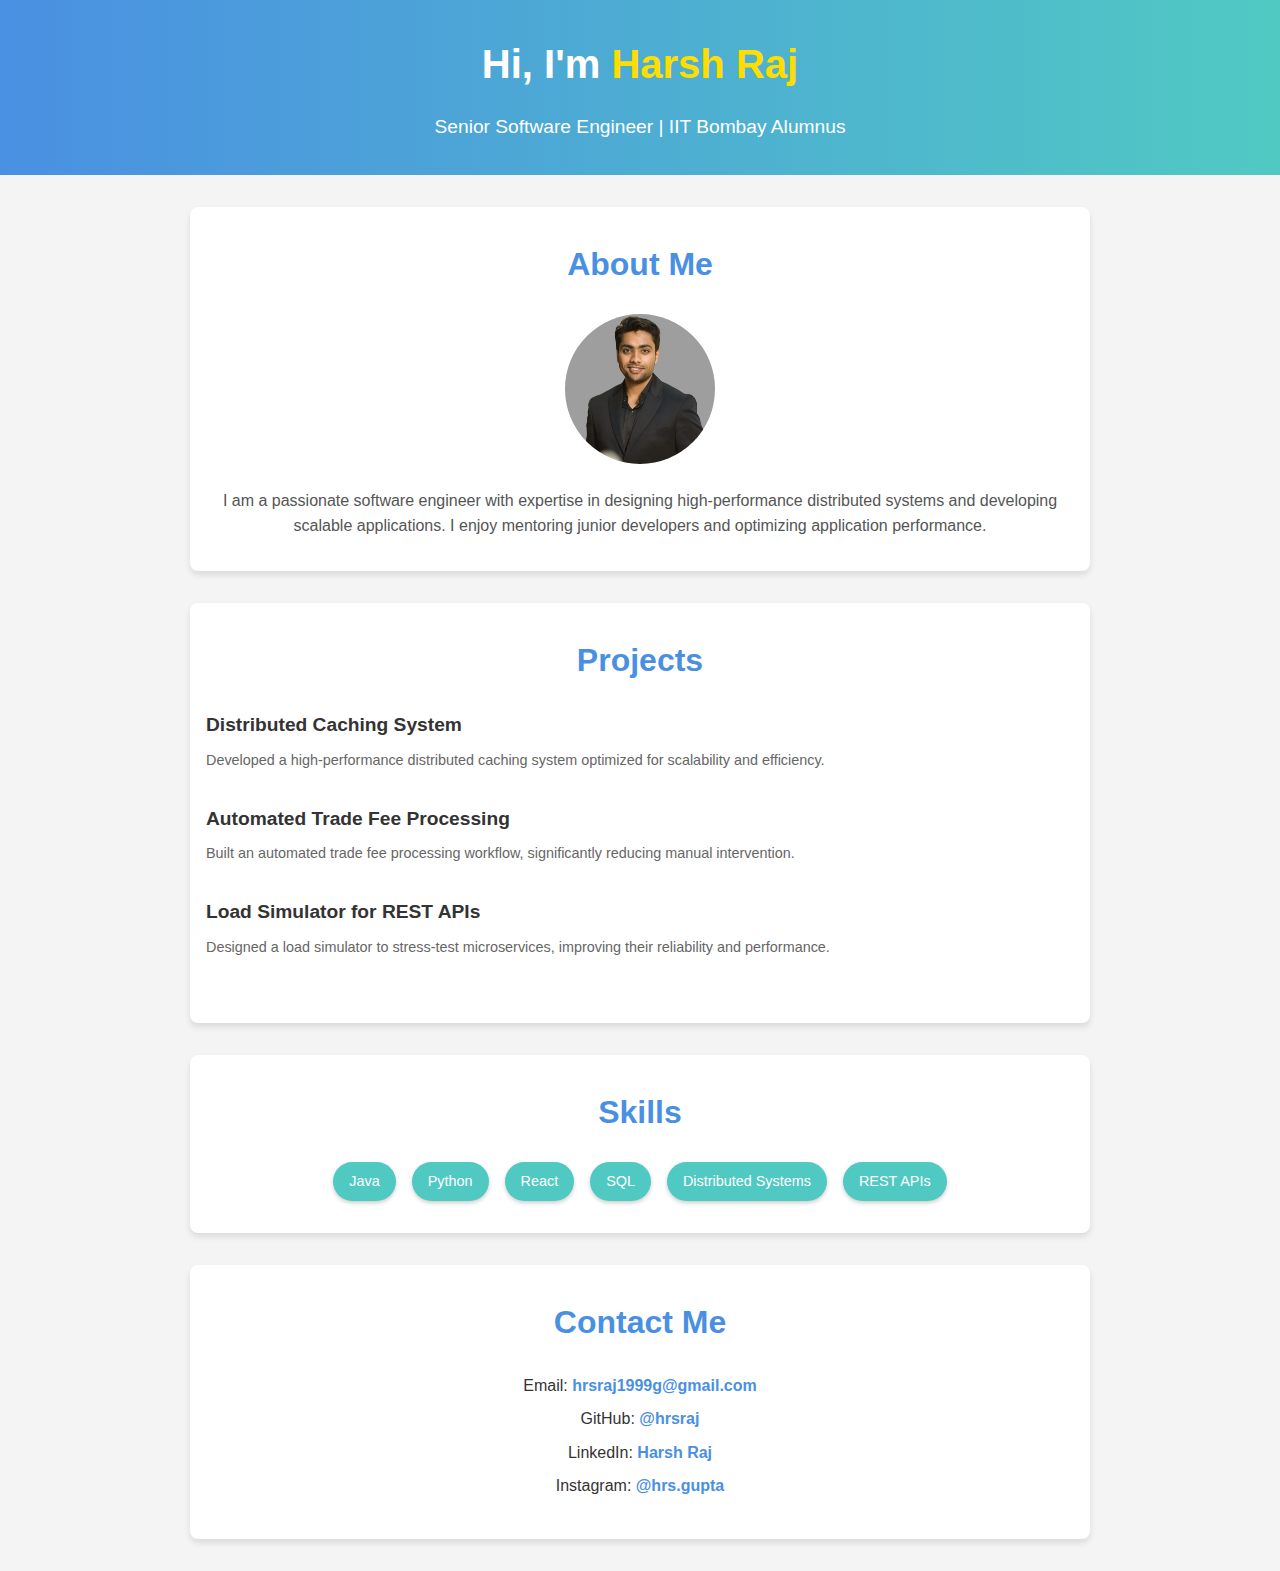
<file: index.html>
<!DOCTYPE html>
<html lang="en">
<head>
  <meta charset="UTF-8">
  <meta name="viewport" content="width=device-width, initial-scale=1.0">
  <title>Harsh Raj Portfolio</title>
  <link rel="stylesheet" href="style.css">
  <link rel="icon" href="assets/favicon.ico" type="image/x-icon">
</head>
<body>
  <header>
    <h1>Hi, I'm <span>Harsh Raj</span></h1>
    <p>Senior Software Engineer | IIT Bombay Alumnus</p>
  </header>

  <section id="about">
    <h2>About Me</h2>
    <img src="assets/profile.jpg" alt="Harsh Raj">
    <p>
      I am a passionate software engineer with expertise in designing high-performance distributed systems and developing scalable applications.
      I enjoy mentoring junior developers and optimizing application performance.
    </p>
  </section>

  <section id="projects">
    <h2>Projects</h2>
    <div class="project">
      <h3>Distributed Caching System</h3>
      <p>
        Developed a high-performance distributed caching system optimized for scalability and efficiency.
      </p>
    </div>
    <div class="project">
      <h3>Automated Trade Fee Processing</h3>
      <p>
        Built an automated trade fee processing workflow, significantly reducing manual intervention.
      </p>
    </div>
    <div class="project">
      <h3>Load Simulator for REST APIs</h3>
      <p>
        Designed a load simulator to stress-test microservices, improving their reliability and performance.
      </p>
    </div>
  </section>

  <section id="skills">
    <h2>Skills</h2>
    <ul>
      <li>Java</li>
      <li>Python</li>
      <li>React</li>
      <li>SQL</li>
      <li>Distributed Systems</li>
      <li>REST APIs</li>
    </ul>
  </section>
  
  <!-- Contact Section -->
  <section id="contact">
    <h2>Contact Me</h2>
    <p>Email: <a href="mailto:hrsraj1999g@gmail.com">hrsraj1999g@gmail.com</a></p>
    <p>GitHub: <a href="https://github.com/hrsraj" target="_blank">@hrsraj</a></p>
    <p>LinkedIn: <a href="https://www.linkedin.com/in/harsh-raj-8539a8172/" target="_blank">Harsh Raj</a></p>
    <p>Instagram: <a href="https://www.instagram.com/hrs.gupta/" target="_blank">@hrs.gupta</a></p>
  </section>
</body>
</html>
</file>
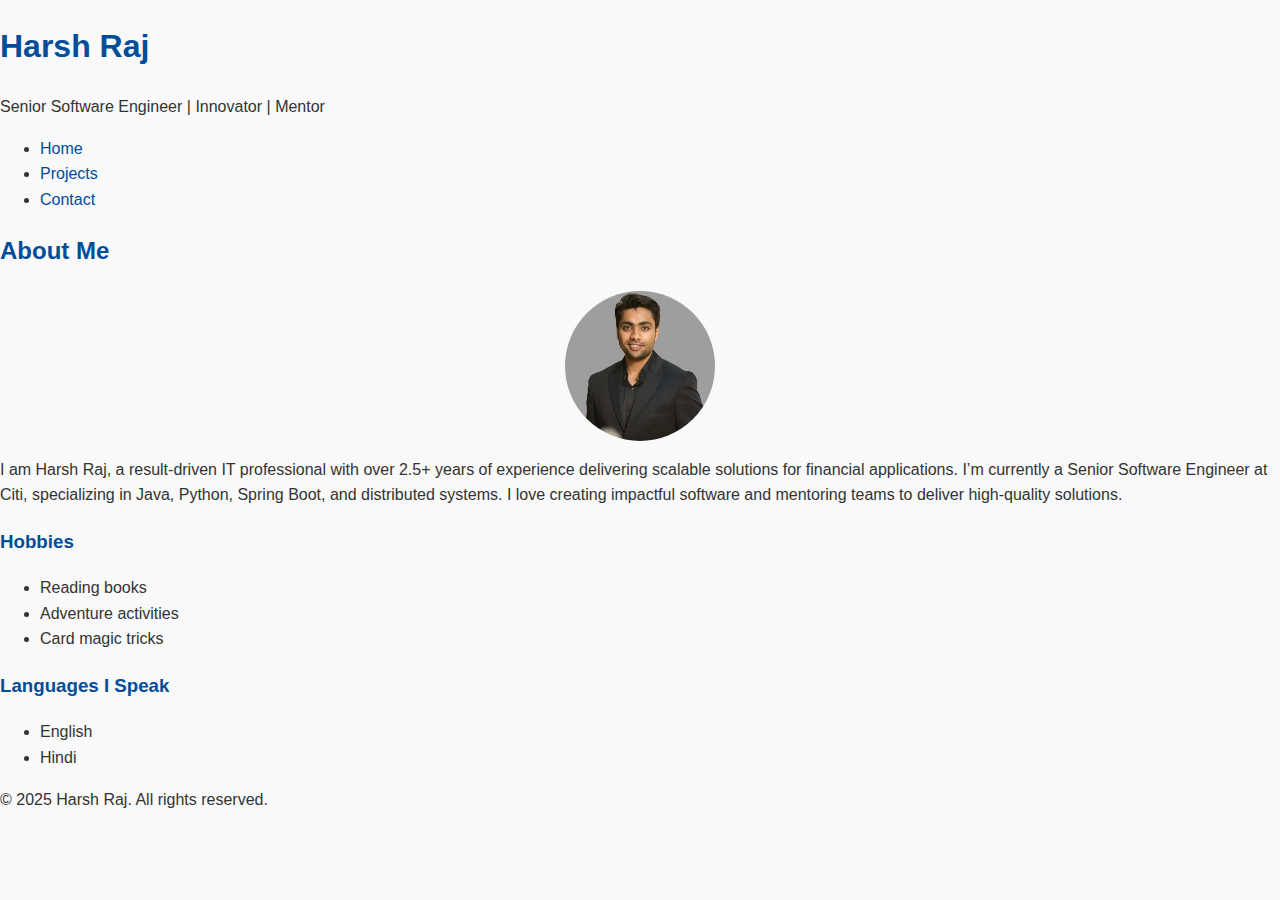
<file: about.html>
<!DOCTYPE html>
<html lang="en">
<head>
    <link rel="icon" type="image/x-icon" href="assets/images/favicon.ico">
    <meta charset="UTF-8">
    <meta name="viewport" content="width=device-width, initial-scale=1.0">
    <title>About - Harsh Raj</title>
    <link rel="stylesheet" href="assets/css/styles.css">
</head>
<body>
    <header>
        <div class="container">
            <h1>Harsh Raj</h1>
            <p>Senior Software Engineer | Innovator | Mentor</p>
            <nav>
                <ul>
                    <li><a href="index.html">Home</a></li>
                    <li><a href="projects.html">Projects</a></li>
                    <li><a href="contact.html">Contact</a></li>
                </ul>
            </nav>
        </div>
    </header>
    <main>
        <section class="about">
            <div class="container">
                <h2>About Me</h2>
                <div class="profile">
                    <img src="assets/images/profile.jpg" alt="Harsh Raj" class="profile-pic">
                    <p>
                        I am Harsh Raj, a result-driven IT professional with over 2.5+ years of experience delivering scalable solutions 
                        for financial applications. I’m currently a Senior Software Engineer at Citi, specializing in Java, Python, Spring Boot, 
                        and distributed systems. I love creating impactful software and mentoring teams to deliver high-quality solutions.
                    </p>
                </div>
                <h3>Hobbies</h3>
                <ul>
                    <li>Reading books</li>
                    <li>Adventure activities</li>
                    <li>Card magic tricks</li>
                </ul>
                <h3>Languages I Speak</h3>
                <ul>
                    <li>English</li>
                    <li>Hindi</li>
                </ul>
            </div>
        </section>
    </main>
    <footer>
        <div class="container">
            <p>&copy; 2025 Harsh Raj. All rights reserved.</p>
        </div>
    </footer>
</body>
</html>
</file>
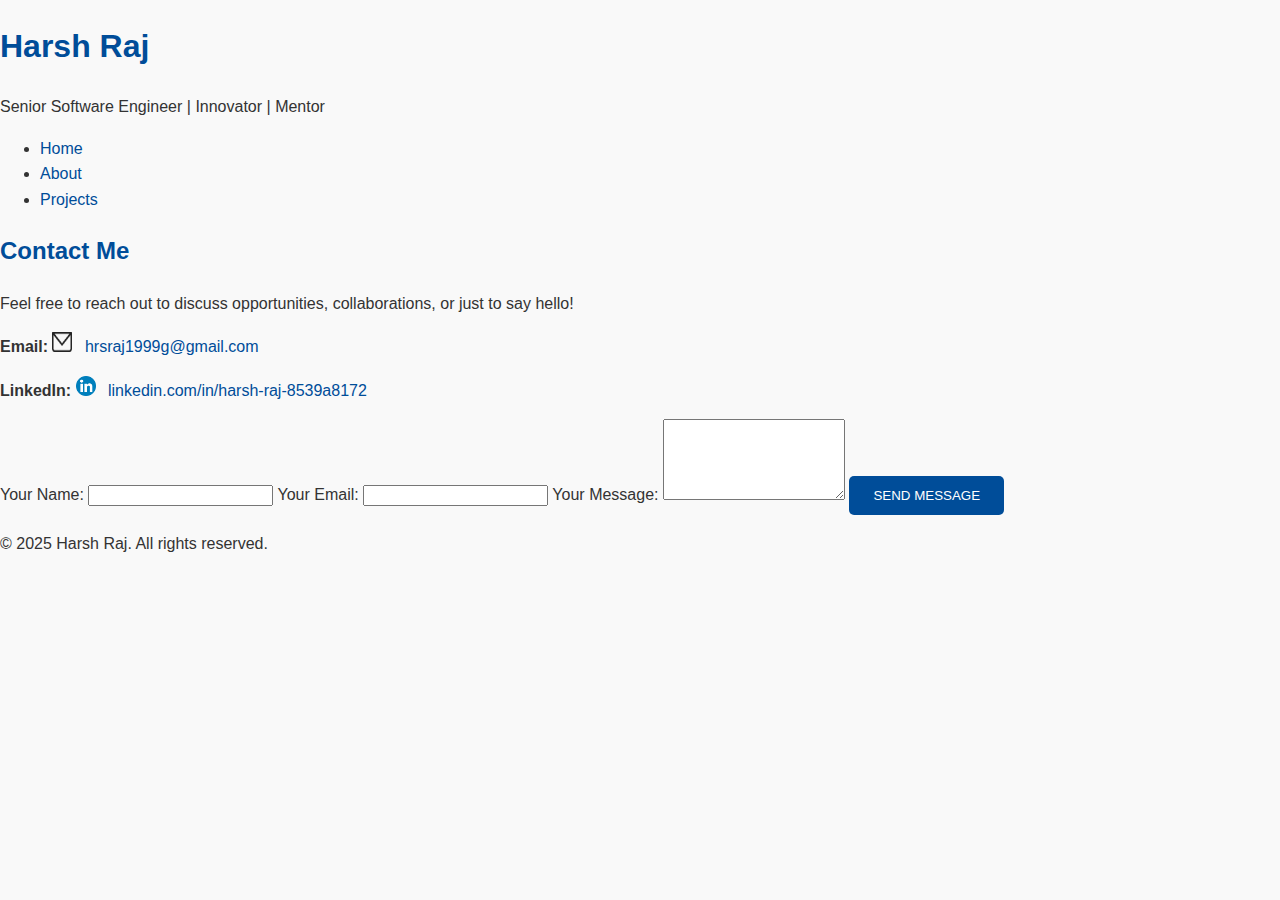
<file: contact.html>
<!DOCTYPE html>
<html lang="en">
<head>
    <link rel="icon" type="image/x-icon" href="assets/images/favicon.ico">
    <meta charset="UTF-8">
    <meta name="viewport" content="width=device-width, initial-scale=1.0">
    <title>Contact - Harsh Raj</title>
    <link rel="stylesheet" href="assets/css/styles.css">
</head>
<body>
    <header>
        <div class="container">
            <h1>Harsh Raj</h1>
            <p>Senior Software Engineer | Innovator | Mentor</p>
            <nav>
                <ul>
                    <li><a href="index.html">Home</a></li>
                    <li><a href="about.html">About</a></li>
                    <li><a href="projects.html">Projects</a></li>
                </ul>
            </nav>
        </div>
    </header>
    <main>
        <section class="contact">
            <div class="container">
                <h2>Contact Me</h2>
                <p>Feel free to reach out to discuss opportunities, collaborations, or just to say hello!</p>
                <div class="contact-info">
                    <p><strong>Email:</strong> 
                        <a href="mailto:hrsraj1999g@gmail.com">
                            <img src="assets/images/email-icon.png" alt="Email" class="icon"> hrsraj1999g@gmail.com
                        </a>
                    </p>
                    <p><strong>LinkedIn:</strong> 
                        <a href="https://www.linkedin.com/in/harsh-raj-8539a8172/" target="_blank">
                            <img src="assets/images/linkedin-icon.png" alt="LinkedIn" class="icon"> linkedin.com/in/harsh-raj-8539a8172
                        </a>
                    </p>
                </div>
                <form action="https://formspree.io/f/{your-formspree-id}" method="POST">
                    <label for="name">Your Name:</label>
                    <input type="text" id="name" name="name" required>
                    
                    <label for="email">Your Email:</label>
                    <input type="email" id="email" name="email" required>
                    
                    <label for="message">Your Message:</label>
                    <textarea id="message" name="message" rows="5" required></textarea>
                    
                    <button type="submit" class="btn">Send Message</button>
                </form>
            </div>
        </section>
    </main>
    <footer>
        <div class="container">
            <p>&copy; 2025 Harsh Raj. All rights reserved.</p>
        </div>
    </footer>
</body>
</html>
</file>
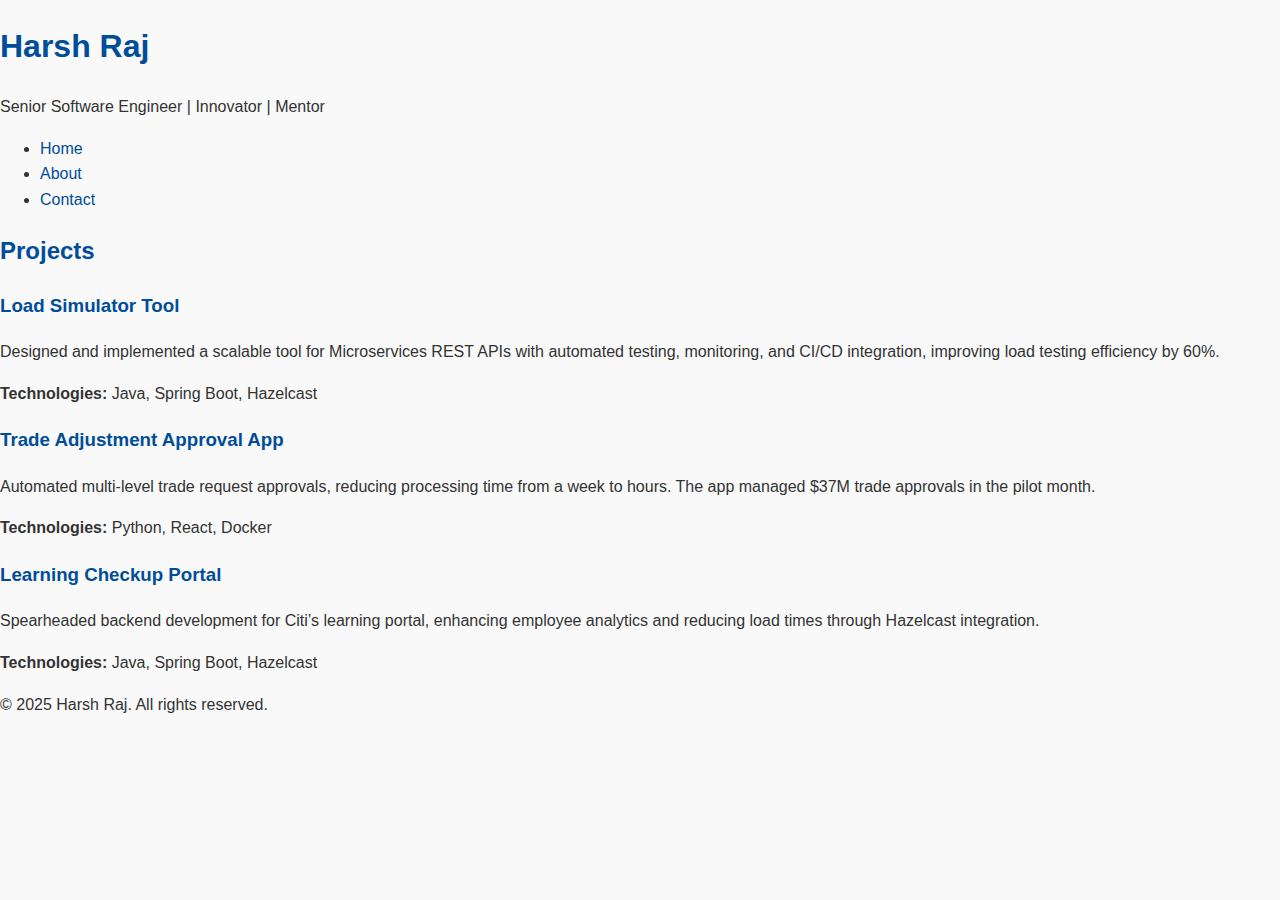
<file: projects.html>
<!DOCTYPE html>
<html lang="en">
<head>
    <link rel="icon" type="image/x-icon" href="assets/images/favicon.ico">
    <meta charset="UTF-8">
    <meta name="viewport" content="width=device-width, initial-scale=1.0">
    <title>Projects - Harsh Raj</title>
    <link rel="stylesheet" href="assets/css/styles.css">
</head>
<body>
    <header>
        <div class="container">
            <h1>Harsh Raj</h1>
            <p>Senior Software Engineer | Innovator | Mentor</p>
            <nav>
                <ul>
                    <li><a href="index.html">Home</a></li>
                    <li><a href="about.html">About</a></li>
                    <li><a href="contact.html">Contact</a></li>
                </ul>
            </nav>
        </div>
    </header>
    <main>
        <section class="projects">
            <div class="container">
                <h2>Projects</h2>
                <div class="project">
                    <h3>Load Simulator Tool</h3>
                    <p>
                        Designed and implemented a scalable tool for Microservices REST APIs with automated testing, monitoring, 
                        and CI/CD integration, improving load testing efficiency by 60%.
                    </p>
                    <span><strong>Technologies:</strong> Java, Spring Boot, Hazelcast</span>
                </div>
                <div class="project">
                    <h3>Trade Adjustment Approval App</h3>
                    <p>
                        Automated multi-level trade request approvals, reducing processing time from a week to hours. 
                        The app managed $37M trade approvals in the pilot month.
                    </p>
                    <span><strong>Technologies:</strong> Python, React, Docker</span>
                </div>
                <div class="project">
                    <h3>Learning Checkup Portal</h3>
                    <p>
                        Spearheaded backend development for Citi’s learning portal, enhancing employee analytics and reducing load times 
                        through Hazelcast integration.
                    </p>
                    <span><strong>Technologies:</strong> Java, Spring Boot, Hazelcast</span>
                </div>
            </div>
        </section>
    </main>
    <footer>
        <div class="container">
            <p>&copy; 2025 Harsh Raj. All rights reserved.</p>
        </div>
    </footer>
</body>
</html>
</file>
<file: assets/css/styles.css>
/* General Styling */
body {
    font-family: 'Roboto', sans-serif;
    margin: 0;
    padding: 0;
    background-color: #f9f9f9;
    color: #333;
    line-height: 1.6;
}

h1, h2, h3 {
    color: #004d99;
}

a {
    color: #004d99;
    text-decoration: none;
}

a:hover {
    color: #0066cc;
}

/* Profile Picture */
.profile-pic {
    width: 150px;
    height: 150px;
    border-radius: 50%;
    margin: 1rem auto;
    display: block;
}

/* Icons */
.icon {
    width: 20px;
    height: 20px;
    margin-right: 0.5rem;
}

/* Buttons */
.btn {
    background-color: #004d99;
    color: #fff;
    padding: 0.75rem 1.5rem;
    border-radius: 5px;
    text-transform: uppercase;
    border: none;
    cursor: pointer;
}

.btn:hover {
    background-color: #0066cc;
}
</file>
<file: style.css>
/* General Reset */
* {
  margin: 0;
  padding: 0;
  box-sizing: border-box;
}

body {
  font-family: 'Arial', sans-serif;
  line-height: 1.6;
  background-color: #f4f4f4;
  color: #333;
}

/* Header / Hero Section */
header {
  text-align: center;
  padding: 2rem 1rem;
  background: linear-gradient(to right, #4a90e2, #50c9c3);
  color: #fff;
}

header h1 {
  font-size: 2.5rem;
  margin-bottom: 1rem;
}

header h1 span {
  color: #ffdd00;
}

header p {
  font-size: 1.2rem;
  margin-top: 0.5rem;
}

/* Section Styling */
section {
  padding: 2rem 1rem;
  margin: 2rem auto;
  width: 80%;
  max-width: 900px;
  background: #fff;
  border-radius: 8px;
  box-shadow: 0 4px 6px rgba(0, 0, 0, 0.1);
}

section h2 {
  font-size: 2rem;
  text-align: center;
  margin-bottom: 1.5rem;
  color: #4a90e2;
}

/* About Section */
#about {
  text-align: center;
}

#about img {
  width: 150px;
  height: 150px;
  border-radius: 50%;
  margin-bottom: 1rem;
}

#about p {
  font-size: 1rem;
  color: #555;
}

/* Projects Section */
#projects .project {
  display: flex;
  flex-wrap: wrap;
  align-items: center;
  margin-bottom: 2rem;
}

#projects .project img {
  width: 100px;
  height: 100px;
  border-radius: 5px;
  margin-right: 1rem;
  box-shadow: 0 2px 4px rgba(0, 0, 0, 0.2);
}

#projects .project h3 {
  font-size: 1.2rem;
  color: #333;
  margin-bottom: 0.5rem;
}

#projects .project p {
  font-size: 0.9rem;
  color: #666;
}

#projects .project a {
  color: #4a90e2;
  text-decoration: none;
  font-weight: bold;
}

#projects .project a:hover {
  text-decoration: underline;
}

/* Skills Section */
#skills ul {
  list-style: none;
  display: flex;
  flex-wrap: wrap;
  justify-content: center;
  gap: 1rem;
}

#skills li {
  background: #50c9c3;
  color: #fff;
  padding: 0.5rem 1rem;
  border-radius: 20px;
  font-size: 0.9rem;
  box-shadow: 0 2px 4px rgba(0, 0, 0, 0.2);
}

/* Contact Section */
#contact p {
  text-align: center;
  font-size: 1rem;
  margin: 0.5rem 0;
}

#contact a {
  color: #4a90e2;
  text-decoration: none;
  font-weight: bold;
}

#contact a:hover {
  text-decoration: underline;
}

/* Responsive Design */
@media (max-width: 768px) {
  #projects .project {
    flex-direction: column;
    align-items: flex-start;
  }

  #projects .project img {
    margin-bottom: 1rem;
  }
}
</file>
